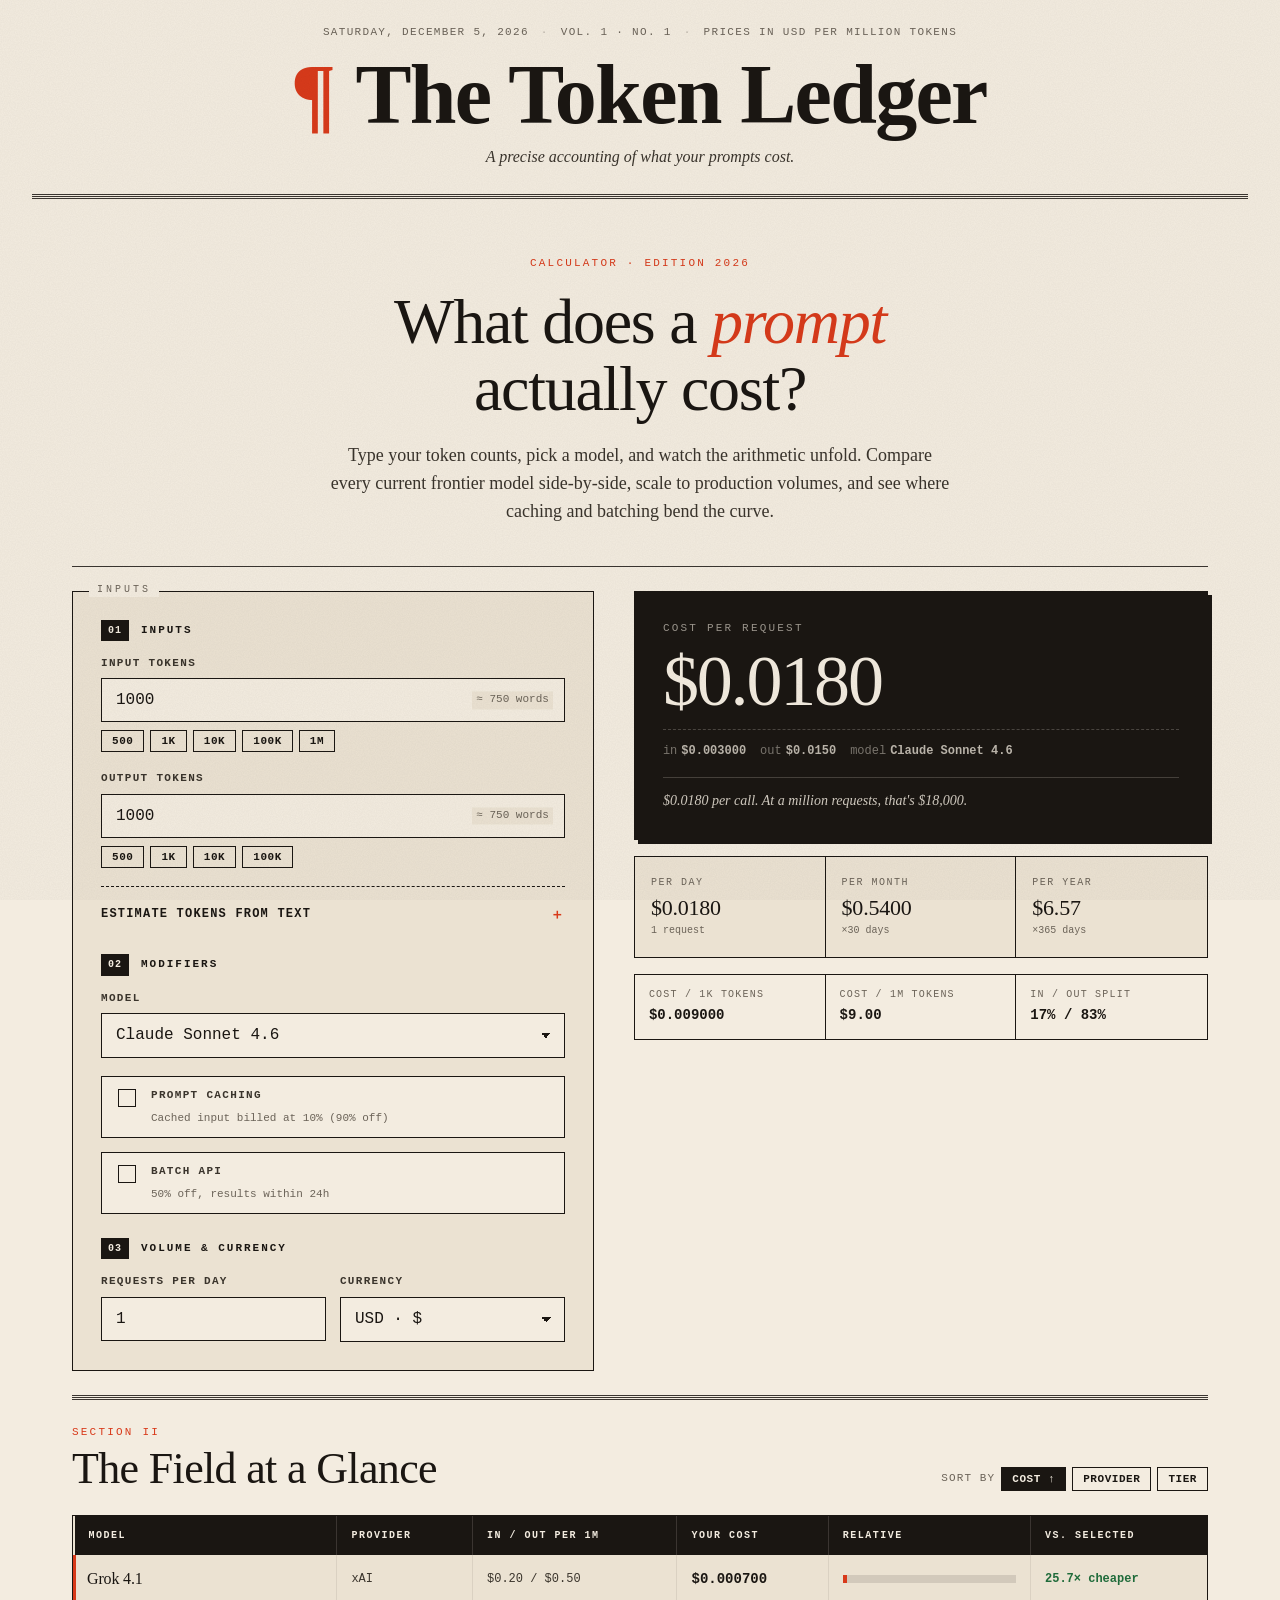
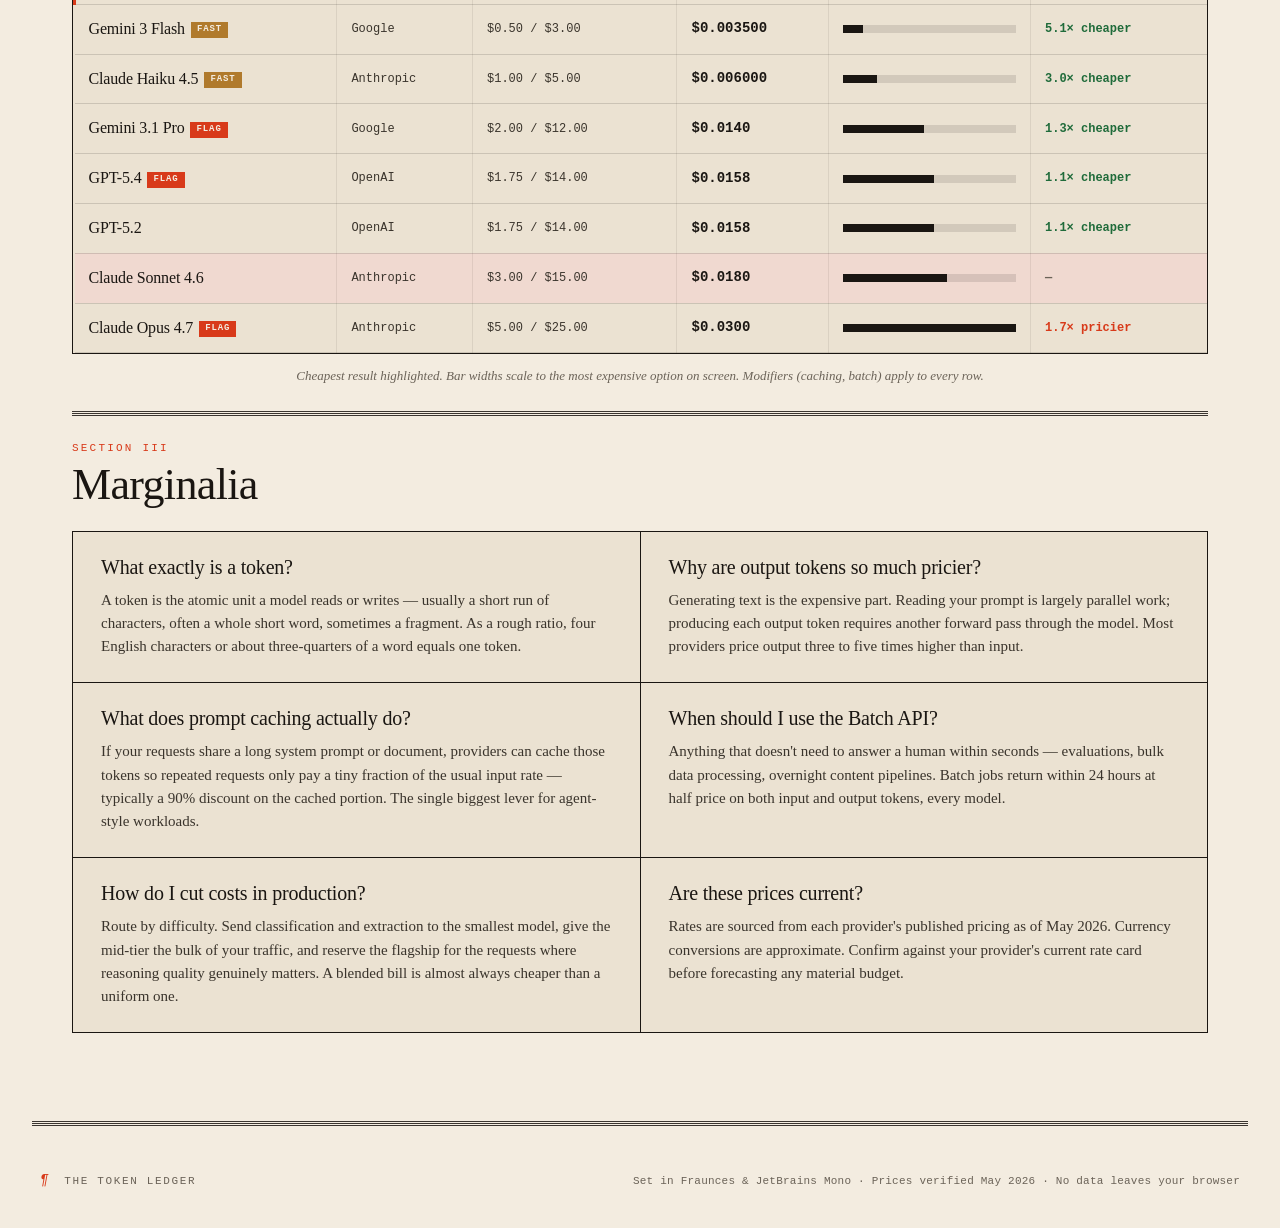
<file: index.html>
<!doctype html>
<html lang="en">
    <head>
        <meta charset="UTF-8" />
        <meta name="viewport" content="width=device-width, initial-scale=1.0" />
        <meta
            http-equiv="Content-Security-Policy"
            content="default-src 'self'; script-src 'self'; style-src 'self' 'unsafe-inline' https://fonts.googleapis.com; font-src https://fonts.gstatic.com; img-src 'self' data:; object-src 'none'; base-uri 'self'; form-action 'self'"
        />
        <title>The Token Ledger — AI API Cost Calculator (2026 Pricing)</title>
        <meta
            name="description"
            content="A precise calculator for AI API costs. Compare Claude, GPT, Gemini and Grok pricing across input, output, cached, and batched workloads. Updated for 2026."
        />
        <link rel="preconnect" href="https://fonts.googleapis.com" />
        <link rel="preconnect" href="https://fonts.gstatic.com" crossorigin />
        <link
            href="https://fonts.googleapis.com/css2?family=Fraunces:opsz,wght,SOFT,WONK@9..144,300..900,0..100,0..1&family=JetBrains+Mono:wght@300;400;500;600;700&display=swap"
            rel="stylesheet"
        />
        <link rel="stylesheet" href="./styles.css" />
    </head>
    <body>
        <div class="grain" aria-hidden="true"></div>

        <header class="masthead">
            <div class="masthead-inner">
                <div class="dateline">
                    <span id="todayDate">—</span>
                    <span class="sep">·</span>
                    <span>Vol. 1 · No. 1</span>
                    <span class="sep">·</span>
                    <span>Prices in USD per million tokens</span>
                </div>
                <div class="brand">
                    <span class="brand-mark">¶</span>
                    <span class="brand-name">The Token Ledger</span>
                </div>
                <div class="tagline">
                    A precise accounting of what your prompts cost.
                </div>
            </div>
            <div class="rule double"></div>
        </header>

        <main class="container">
            <!-- HERO -->
            <section class="hero">
                <div class="hero-eyebrow">Calculator · Edition 2026</div>
                <h1 class="hero-title">
                    What does a <em>prompt</em> actually&nbsp;cost?
                </h1>
                <p class="hero-lede">
                    Type your token counts, pick a model, and watch the
                    arithmetic unfold. Compare every current frontier model
                    side-by-side, scale to production volumes, and see where
                    caching and batching bend the curve.
                </p>
            </section>

            <div class="rule"></div>

            <!-- CALCULATOR -->
            <section class="calculator" aria-label="Cost calculator">
                <div class="calc-grid">
                    <!-- LEFT: Inputs -->
                    <div class="inputs">
                        <div class="section-label">
                            <span class="section-num">01</span>
                            <span>Inputs</span>
                        </div>

                        <div class="field">
                            <label for="inputTokens">Input tokens</label>
                            <div class="input-wrap">
                                <input
                                    type="number"
                                    id="inputTokens"
                                    value="1000"
                                    min="0"
                                    inputmode="numeric"
                                />
                                <div class="input-meta" id="inputMeta">
                                    ≈ 750 words
                                </div>
                            </div>
                            <div class="quick-set" data-target="inputTokens">
                                <button type="button" data-val="500">
                                    500
                                </button>
                                <button type="button" data-val="1000">
                                    1K
                                </button>
                                <button type="button" data-val="10000">
                                    10K
                                </button>
                                <button type="button" data-val="100000">
                                    100K
                                </button>
                                <button type="button" data-val="1000000">
                                    1M
                                </button>
                            </div>
                        </div>

                        <div class="field">
                            <label for="outputTokens">Output tokens</label>
                            <div class="input-wrap">
                                <input
                                    type="number"
                                    id="outputTokens"
                                    value="1000"
                                    min="0"
                                    inputmode="numeric"
                                />
                                <div class="input-meta" id="outputMeta">
                                    ≈ 750 words
                                </div>
                            </div>
                            <div class="quick-set" data-target="outputTokens">
                                <button type="button" data-val="500">
                                    500
                                </button>
                                <button type="button" data-val="1000">
                                    1K
                                </button>
                                <button type="button" data-val="10000">
                                    10K
                                </button>
                                <button type="button" data-val="100000">
                                    100K
                                </button>
                            </div>
                        </div>

                        <details class="estimator">
                            <summary>
                                <span>Estimate tokens from text</span>
                                <span class="chev">＋</span>
                            </summary>
                            <textarea
                                id="estimateText"
                                placeholder="Paste a prompt here. We'll roughly estimate tokens at ~4 characters per token."
                                rows="4"
                            ></textarea>
                            <div class="estimate-actions">
                                <span id="estimateOut" class="estimate-out">
                                    0 tokens
                                </span>
                                <button
                                    type="button"
                                    id="useAsInput"
                                    class="btn-mini"
                                >
                                    Use as input →
                                </button>
                                <button
                                    type="button"
                                    id="useAsOutput"
                                    class="btn-mini"
                                >
                                    Use as output →
                                </button>
                            </div>
                        </details>

                        <div class="section-label">
                            <span class="section-num">02</span>
                            <span>Modifiers</span>
                        </div>

                        <div class="field">
                            <label for="model">Model</label>
                            <select id="model"></select>
                        </div>

                        <div class="field toggle-row">
                            <div class="toggle">
                                <input type="checkbox" id="useCache" />
                                <label for="useCache">
                                    <span class="toggle-title">
                                        Prompt caching
                                    </span>
                                    <span class="toggle-sub">
                                        Cached input billed at 10% (90% off)
                                    </span>
                                </label>
                            </div>
                            <div class="cache-slider" id="cacheSlider">
                                <label for="cacheRatio">
                                    Cached portion of input:
                                    <strong id="cacheRatioVal">50%</strong>
                                </label>
                                <input
                                    type="range"
                                    id="cacheRatio"
                                    min="0"
                                    max="100"
                                    value="50"
                                />
                            </div>
                        </div>

                        <div class="field toggle-row">
                            <div class="toggle">
                                <input type="checkbox" id="useBatch" />
                                <label for="useBatch">
                                    <span class="toggle-title">
                                        Batch API
                                    </span>
                                    <span class="toggle-sub">
                                        50% off, results within 24h
                                    </span>
                                </label>
                            </div>
                        </div>

                        <div class="section-label">
                            <span class="section-num">03</span>
                            <span>Volume &amp; currency</span>
                        </div>

                        <div class="field-row">
                            <div class="field">
                                <label for="requests">
                                    Requests per day
                                </label>
                                <input
                                    type="number"
                                    id="requests"
                                    value="1"
                                    min="0"
                                />
                            </div>
                            <div class="field">
                                <label for="currency">Currency</label>
                                <select id="currency">
                                    <option value="USD">USD · $</option>
                                    <option value="EUR">EUR · €</option>
                                    <option value="GBP">GBP · £</option>
                                    <option value="INR">INR · ₹</option>
                                    <option value="PKR">PKR · ₨</option>
                                    <option value="JPY">JPY · ¥</option>
                                </select>
                            </div>
                        </div>
                    </div>

                    <!-- RIGHT: Output -->
                    <div class="results">
                        <div class="result-card primary">
                            <div class="card-eyebrow">Cost per request</div>
                            <div class="result-amount" id="result">
                                $0.000000
                            </div>
                            <div class="result-breakdown" id="breakdown">
                                <span>—</span>
                            </div>
                            <div class="insight" id="insight"></div>
                        </div>

                        <div class="volume-grid">
                            <div class="volume-card">
                                <div class="vol-label">Per day</div>
                                <div class="vol-value" id="perDay">—</div>
                                <div class="vol-meta" id="perDayMeta">
                                    1 request
                                </div>
                            </div>
                            <div class="volume-card">
                                <div class="vol-label">Per month</div>
                                <div class="vol-value" id="perMonth">—</div>
                                <div class="vol-meta">×30 days</div>
                            </div>
                            <div class="volume-card">
                                <div class="vol-label">Per year</div>
                                <div class="vol-value" id="perYear">—</div>
                                <div class="vol-meta">×365 days</div>
                            </div>
                        </div>

                        <div class="rate-strip">
                            <div>
                                <span class="rs-label">Cost / 1K tokens</span>
                                <span class="rs-value" id="per1K">—</span>
                            </div>
                            <div>
                                <span class="rs-label">Cost / 1M tokens</span>
                                <span class="rs-value" id="per1M">—</span>
                            </div>
                            <div>
                                <span class="rs-label">In / Out split</span>
                                <span class="rs-value" id="splitPct">—</span>
                            </div>
                        </div>
                    </div>
                </div>
            </section>

            <div class="rule double"></div>

            <!-- COMPARISON -->
            <section class="comparison-section">
                <div class="section-head">
                    <div>
                        <div class="section-eyebrow">Section II</div>
                        <h2>The Field at a Glance</h2>
                    </div>
                    <div class="sort-controls">
                        <span>Sort by</span>
                        <button
                            type="button"
                            class="sort-btn active"
                            data-sort="cost"
                        >
                            Cost ↑
                        </button>
                        <button
                            type="button"
                            class="sort-btn"
                            data-sort="provider"
                        >
                            Provider
                        </button>
                        <button
                            type="button"
                            class="sort-btn"
                            data-sort="tier"
                        >
                            Tier
                        </button>
                    </div>
                </div>

                <div class="table-wrap">
                    <table class="ledger-table">
                        <thead>
                            <tr>
                                <th class="col-model">Model</th>
                                <th class="col-provider">Provider</th>
                                <th class="col-rate">In&nbsp;/&nbsp;Out per&nbsp;1M</th>
                                <th class="col-cost">Your cost</th>
                                <th class="col-bar">Relative</th>
                                <th class="col-delta">vs. selected</th>
                            </tr>
                        </thead>
                        <tbody id="comparison"></tbody>
                    </table>
                </div>

                <p class="table-footnote">
                    Cheapest result highlighted. Bar widths scale to the
                    most expensive option on screen. Modifiers (caching,
                    batch) apply to every row.
                </p>
            </section>

            <div class="rule double"></div>

            <!-- FAQ -->
            <section class="faq">
                <div class="section-head">
                    <div>
                        <div class="section-eyebrow">Section III</div>
                        <h2>Marginalia</h2>
                    </div>
                </div>

                <div class="faq-grid">
                    <article class="faq-item">
                        <h3>What exactly is a token?</h3>
                        <p>
                            A token is the atomic unit a model reads or
                            writes — usually a short run of characters, often
                            a whole short word, sometimes a fragment. As a
                            rough ratio, four English characters or about
                            three-quarters of a word equals one token.
                        </p>
                    </article>

                    <article class="faq-item">
                        <h3>Why are output tokens so much pricier?</h3>
                        <p>
                            Generating text is the expensive part. Reading
                            your prompt is largely parallel work; producing
                            each output token requires another forward pass
                            through the model. Most providers price output
                            three to five times higher than input.
                        </p>
                    </article>

                    <article class="faq-item">
                        <h3>What does prompt caching actually do?</h3>
                        <p>
                            If your requests share a long system prompt or
                            document, providers can cache those tokens so
                            repeated requests only pay a tiny fraction of the
                            usual input rate — typically a 90% discount on
                            the cached portion. The single biggest lever for
                            agent-style workloads.
                        </p>
                    </article>

                    <article class="faq-item">
                        <h3>When should I use the Batch API?</h3>
                        <p>
                            Anything that doesn't need to answer a human
                            within seconds — evaluations, bulk data
                            processing, overnight content pipelines. Batch
                            jobs return within 24 hours at half price on both
                            input and output tokens, every model.
                        </p>
                    </article>

                    <article class="faq-item">
                        <h3>How do I cut costs in production?</h3>
                        <p>
                            Route by difficulty. Send classification and
                            extraction to the smallest model, give the
                            mid-tier the bulk of your traffic, and reserve
                            the flagship for the requests where reasoning
                            quality genuinely matters. A blended bill is
                            almost always cheaper than a uniform one.
                        </p>
                    </article>

                    <article class="faq-item">
                        <h3>Are these prices current?</h3>
                        <p>
                            Rates are sourced from each provider's published
                            pricing as of May 2026. Currency conversions are
                            approximate. Confirm against your provider's
                            current rate card before forecasting any
                            material budget.
                        </p>
                    </article>
                </div>
            </section>
        </main>

        <footer class="colophon">
            <div class="rule double"></div>
            <div class="colophon-inner">
                <div>
                    <span class="brand-mark">¶</span>
                    <span>The Token Ledger</span>
                </div>
                <div class="colophon-meta">
                    Set in Fraunces &amp; JetBrains Mono · Prices verified
                    May 2026 · No data leaves your browser
                </div>
            </div>
        </footer>

        <script src="./app.js"></script>
    </body>
</html>
</file>
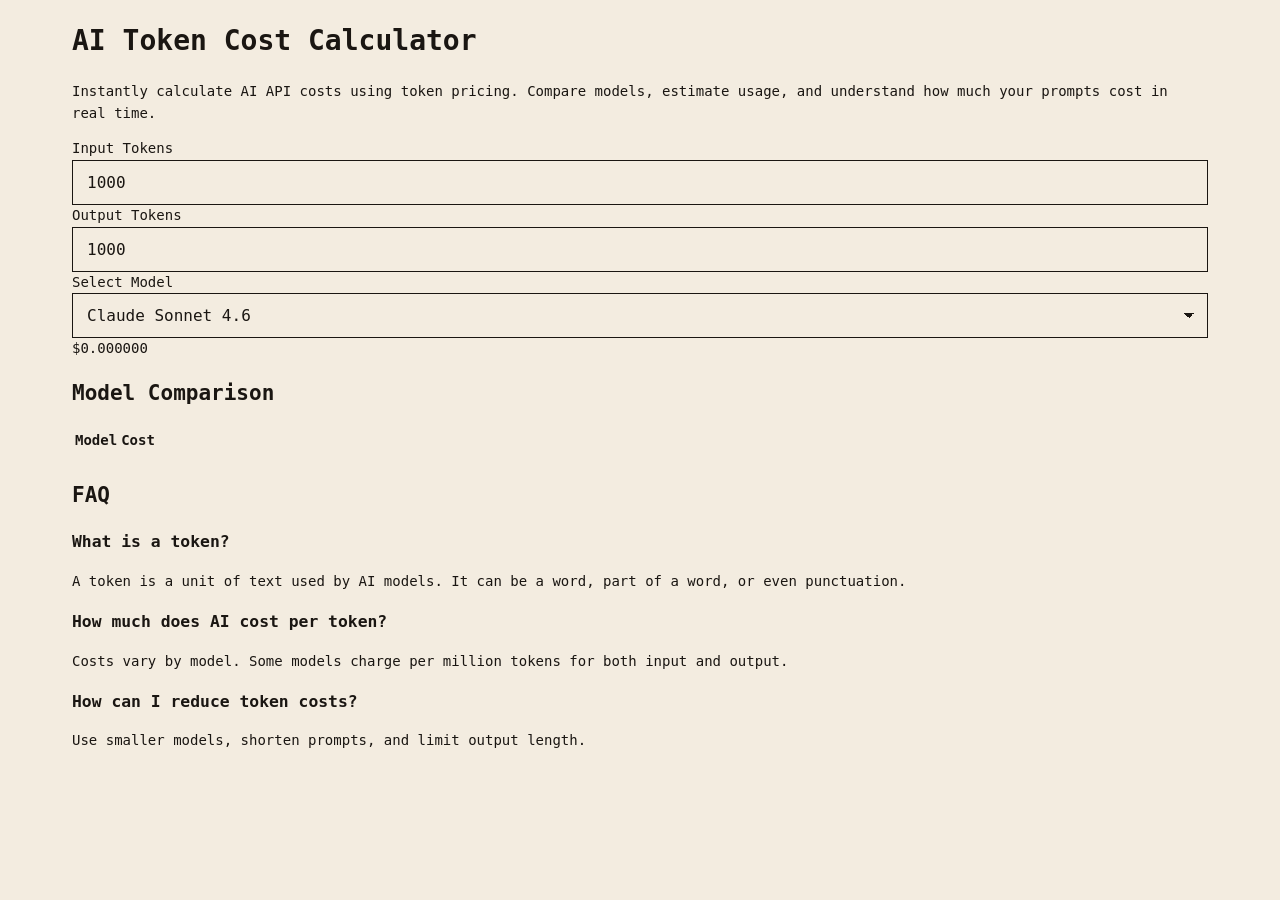
<file: home.html>
<!doctype html>
<html lang="en">
    <head>
        <meta charset="UTF-8" />
        <meta name="viewport" content="width=device-width, initial-scale=1.0" />
        <meta
            http-equiv="Content-Security-Policy"
            content="default-src 'self'; script-src 'self'; style-src 'self'; img-src 'self' data:; object-src 'none'; base-uri 'self'; form-action 'self'"
        />
        <title>AI Token Cost Calculator (Free & Instant)</title>
        <meta
            name="description"
            content="Calculate AI token costs instantly. Compare GPT models and estimate API pricing in seconds. Free, fast, and accurate."
        />
        <link rel="stylesheet" href="./styles.css" />
    </head>
    <body>
        <div class="container">
            <!-- SEO Header -->
            <h1>AI Token Cost Calculator</h1>
            <p>
                Instantly calculate AI API costs using token pricing. Compare
                models, estimate usage, and understand how much your prompts
                cost in real time.
            </p>

            <!-- Calculator -->
            <div class="card">
                <div class="grid">
                    <div>
                        <label>Input Tokens</label>
                        <input type="number" id="inputTokens" value="1000" />
                    </div>

                    <div>
                        <label>Output Tokens</label>
                        <input type="number" id="outputTokens" value="1000" />
                    </div>
                </div>

                <label class="field-label" for="model">Select Model</label>
                <select id="model">
                    <option value="gpt-4o">GPT-4o</option>
                    <option value="gpt-4o-mini">GPT-4o Mini</option>
                </select>

                <div class="result" id="result">$0.000000</div>

                <p id="insight"></p>
            </div>

            <!-- Comparison Table -->
            <div class="card">
                <h2>Model Comparison</h2>
                <table>
                    <thead>
                        <tr>
                            <th>Model</th>
                            <th>Cost</th>
                        </tr>
                    </thead>
                    <tbody id="comparison"></tbody>
                </table>
            </div>

            <!-- FAQ for SEO -->
            <div class="faq">
                <h2>FAQ</h2>

                <h3>What is a token?</h3>
                <p>
                    A token is a unit of text used by AI models. It can be a
                    word, part of a word, or even punctuation.
                </p>

                <h3>How much does AI cost per token?</h3>
                <p>
                    Costs vary by model. Some models charge per million tokens
                    for both input and output.
                </p>

                <h3>How can I reduce token costs?</h3>
                <p>
                    Use smaller models, shorten prompts, and limit output
                    length.
                </p>
            </div>
        </div>

        <script src="./app.js"></script>
    </body>
</html>
</file>
<file: styles.css>
/* =========================================================
   THE TOKEN LEDGER · stylesheet
   Aesthetic: editorial / financial-newspaper, cream + ink,
   accent red-orange, serif display + mono body numerals.
   ========================================================= */

:root {
    --paper: #f3ece0;
    --paper-2: #ebe2d2;
    --ink: #1a1612;
    --ink-soft: #3a342c;
    --ink-mute: #6b6358;
    --rule: #1a1612;
    --accent: #d83a1a;
    --accent-soft: #f0d9d0;
    --gold: #b07a2c;
    --good: #1f6b3a;

    --font-serif: "Fraunces", "Times New Roman", Georgia, serif;
    --font-mono: "JetBrains Mono", ui-monospace, "SF Mono", Menlo, monospace;

    --shadow-hard: 4px 4px 0 var(--ink);
    --shadow-soft: 0 1px 0 rgba(26, 22, 18, 0.08);
}

* {
    box-sizing: border-box;
}

html,
body {
    margin: 0;
    padding: 0;
}

body {
    background: var(--paper);
    color: var(--ink);
    font-family: var(--font-mono);
    font-size: 14px;
    line-height: 1.55;
    -webkit-font-smoothing: antialiased;
    text-rendering: optimizeLegibility;
    overflow-x: hidden;
}

/* Paper grain overlay */
.grain {
    position: fixed;
    inset: 0;
    pointer-events: none;
    z-index: 100;
    opacity: 0.35;
    mix-blend-mode: multiply;
    background-image: url("data:image/svg+xml;utf8,<svg xmlns='http://www.w3.org/2000/svg' width='200' height='200'><filter id='n'><feTurbulence type='fractalNoise' baseFrequency='0.85' numOctaves='2' stitchTiles='stitch'/><feColorMatrix values='0 0 0 0 0.1 0 0 0 0 0.09 0 0 0 0 0.07 0 0 0 0.18 0'/></filter><rect width='200' height='200' filter='url(%23n)'/></svg>");
}

/* ============ MASTHEAD ============ */
.masthead {
    padding: 24px 32px 0;
}
.masthead-inner {
    max-width: 1200px;
    margin: 0 auto;
}
.dateline {
    font-family: var(--font-mono);
    font-size: 11px;
    text-transform: uppercase;
    letter-spacing: 0.12em;
    color: var(--ink-mute);
    display: flex;
    gap: 12px;
    flex-wrap: wrap;
    justify-content: center;
    margin-bottom: 12px;
}
.sep {
    opacity: 0.4;
}
.brand {
    text-align: center;
    font-family: var(--font-serif);
    font-weight: 900;
    font-size: clamp(40px, 7vw, 84px);
    line-height: 1;
    letter-spacing: -0.02em;
    font-variation-settings:
        "opsz" 144,
        "SOFT" 0,
        "WONK" 1;
}
.brand-mark {
    color: var(--accent);
    font-style: italic;
    font-variation-settings:
        "opsz" 144,
        "SOFT" 100,
        "WONK" 1;
    margin-right: 4px;
}
.brand-name {
    color: var(--ink);
}
.tagline {
    text-align: center;
    font-family: var(--font-serif);
    font-style: italic;
    font-size: 16px;
    color: var(--ink-soft);
    margin-top: 8px;
    font-variation-settings: "opsz" 14;
}

/* ============ RULES ============ */
.rule {
    height: 1px;
    background: var(--rule);
    margin: 24px 0;
    opacity: 0.85;
}
.rule.double {
    height: 5px;
    border-top: 1px solid var(--rule);
    border-bottom: 1px solid var(--rule);
    background: transparent;
    position: relative;
}
.rule.double::after {
    content: "";
    position: absolute;
    inset: 1px 0;
    border-top: 1px solid var(--rule);
}

/* ============ CONTAINER ============ */
.container {
    max-width: 1200px;
    margin: 0 auto;
    padding: 0 32px 48px;
}

/* ============ HERO ============ */
.hero {
    padding: 32px 0 16px;
    text-align: center;
    max-width: 820px;
    margin: 0 auto;
}
.hero-eyebrow {
    font-family: var(--font-mono);
    font-size: 11px;
    text-transform: uppercase;
    letter-spacing: 0.2em;
    color: var(--accent);
    margin-bottom: 16px;
}
.hero-title {
    font-family: var(--font-serif);
    font-weight: 500;
    font-size: clamp(36px, 5.5vw, 64px);
    line-height: 1.05;
    letter-spacing: -0.02em;
    margin: 0 0 20px;
    font-variation-settings:
        "opsz" 144,
        "SOFT" 0;
}
.hero-title em {
    font-style: italic;
    color: var(--accent);
    font-weight: 400;
    font-variation-settings:
        "opsz" 144,
        "SOFT" 100,
        "WONK" 1;
}
.hero-lede {
    font-family: var(--font-serif);
    font-size: 18px;
    line-height: 1.55;
    color: var(--ink-soft);
    max-width: 620px;
    margin: 0 auto;
    font-variation-settings: "opsz" 18;
}

/* ============ SECTION LABELS ============ */
.section-label {
    display: flex;
    align-items: center;
    gap: 12px;
    margin: 24px 0 14px;
    font-family: var(--font-mono);
    font-size: 11px;
    text-transform: uppercase;
    letter-spacing: 0.18em;
    color: var(--ink);
    font-weight: 600;
}
.section-label:first-child {
    margin-top: 0;
}
.section-num {
    background: var(--ink);
    color: var(--paper);
    padding: 3px 7px;
    font-size: 10px;
    letter-spacing: 0.1em;
}

.section-head {
    display: flex;
    justify-content: space-between;
    align-items: flex-end;
    flex-wrap: wrap;
    gap: 16px;
    margin-bottom: 24px;
}
.section-eyebrow {
    font-family: var(--font-mono);
    font-size: 11px;
    text-transform: uppercase;
    letter-spacing: 0.2em;
    color: var(--accent);
    margin-bottom: 6px;
}
.section-head h2 {
    font-family: var(--font-serif);
    font-weight: 500;
    font-size: clamp(28px, 4vw, 44px);
    line-height: 1;
    letter-spacing: -0.015em;
    margin: 0;
    font-variation-settings: "opsz" 96;
}

/* ============ CALCULATOR GRID ============ */
.calc-grid {
    display: grid;
    grid-template-columns: 1fr 1.1fr;
    gap: 40px;
    align-items: start;
}

/* ============ INPUTS ============ */
.inputs {
    border: 1px solid var(--ink);
    background: var(--paper-2);
    padding: 28px;
    position: relative;
}
.inputs::before {
    content: "INPUTS";
    position: absolute;
    top: -10px;
    left: 16px;
    background: var(--paper);
    padding: 0 8px;
    font-size: 10px;
    letter-spacing: 0.3em;
    color: var(--ink-mute);
}

.field {
    margin-bottom: 18px;
}
.field-row {
    display: grid;
    grid-template-columns: 1fr 1fr;
    gap: 14px;
}
.field-row .field {
    margin-bottom: 0;
}

.field label,
.toggle label .toggle-title {
    display: block;
    font-family: var(--font-mono);
    font-size: 11px;
    text-transform: uppercase;
    letter-spacing: 0.12em;
    color: var(--ink-soft);
    margin-bottom: 6px;
    font-weight: 600;
}

.input-wrap {
    position: relative;
}
.input-meta {
    position: absolute;
    right: 12px;
    top: 50%;
    transform: translateY(-50%);
    font-family: var(--font-mono);
    font-size: 11px;
    color: var(--ink-mute);
    pointer-events: none;
    background: var(--paper-2);
    padding: 0 4px;
}

input[type="number"],
input[type="text"],
select,
textarea {
    width: 100%;
    background: var(--paper);
    border: 1px solid var(--ink);
    padding: 12px 14px;
    font-family: var(--font-mono);
    font-size: 16px;
    color: var(--ink);
    border-radius: 0;
    -webkit-appearance: none;
    appearance: none;
    transition: box-shadow 120ms ease, transform 120ms ease;
    font-variant-numeric: tabular-nums;
}
input[type="number"]:focus,
select:focus,
textarea:focus {
    outline: none;
    box-shadow: var(--shadow-hard);
    transform: translate(-2px, -2px);
}

select {
    background-image: linear-gradient(45deg, transparent 50%, var(--ink) 50%),
        linear-gradient(135deg, var(--ink) 50%, transparent 50%);
    background-position: calc(100% - 18px) 50%, calc(100% - 13px) 50%;
    background-size: 5px 5px;
    background-repeat: no-repeat;
    padding-right: 36px;
    cursor: pointer;
}

textarea {
    resize: vertical;
    font-family: var(--font-mono);
    font-size: 13px;
    line-height: 1.5;
    min-height: 80px;
}

/* Quick-set chips */
.quick-set {
    display: flex;
    gap: 6px;
    margin-top: 8px;
    flex-wrap: wrap;
}
.quick-set button {
    background: transparent;
    border: 1px solid var(--ink);
    padding: 4px 10px;
    font-family: var(--font-mono);
    font-size: 11px;
    font-weight: 600;
    color: var(--ink);
    cursor: pointer;
    letter-spacing: 0.05em;
    transition: all 100ms ease;
}
.quick-set button:hover {
    background: var(--ink);
    color: var(--paper);
}
.quick-set button:active {
    transform: translate(1px, 1px);
}

/* Estimator */
.estimator {
    margin-bottom: 20px;
    border-top: 1px dashed var(--ink);
    padding-top: 14px;
}
.estimator summary {
    cursor: pointer;
    display: flex;
    justify-content: space-between;
    font-family: var(--font-mono);
    font-size: 12px;
    text-transform: uppercase;
    letter-spacing: 0.1em;
    color: var(--ink);
    font-weight: 600;
    list-style: none;
    padding: 4px 0;
}
.estimator summary::-webkit-details-marker {
    display: none;
}
.estimator .chev {
    transition: transform 200ms ease;
    color: var(--accent);
    font-size: 14px;
}
.estimator[open] .chev {
    transform: rotate(45deg);
}
.estimator textarea {
    margin-top: 10px;
}
.estimate-actions {
    display: flex;
    gap: 8px;
    margin-top: 8px;
    align-items: center;
    flex-wrap: wrap;
}
.estimate-out {
    font-family: var(--font-mono);
    font-size: 13px;
    font-weight: 600;
    color: var(--accent);
    margin-right: auto;
}
.btn-mini {
    background: var(--ink);
    color: var(--paper);
    border: 1px solid var(--ink);
    padding: 5px 10px;
    font-family: var(--font-mono);
    font-size: 11px;
    font-weight: 600;
    cursor: pointer;
    letter-spacing: 0.05em;
}
.btn-mini:hover {
    background: var(--accent);
    border-color: var(--accent);
}

/* Toggles */
.toggle-row {
    margin-bottom: 14px;
}
.toggle {
    display: flex;
    align-items: flex-start;
    gap: 12px;
    cursor: pointer;
    padding: 10px 12px;
    border: 1px solid var(--ink);
    background: var(--paper);
    transition: background 120ms ease;
}
.toggle:hover {
    background: var(--accent-soft);
}
.toggle input[type="checkbox"] {
    appearance: none;
    -webkit-appearance: none;
    width: 18px;
    height: 18px;
    border: 1.5px solid var(--ink);
    background: var(--paper);
    cursor: pointer;
    flex-shrink: 0;
    margin-top: 2px;
    position: relative;
    transition: background 100ms ease;
}
.toggle input[type="checkbox"]:checked {
    background: var(--accent);
    border-color: var(--accent);
}
.toggle input[type="checkbox"]:checked::after {
    content: "✓";
    position: absolute;
    color: var(--paper);
    font-size: 14px;
    font-weight: 900;
    top: 50%;
    left: 50%;
    transform: translate(-50%, -55%);
}
.toggle label {
    margin: 0;
    cursor: pointer;
    flex: 1;
}
.toggle .toggle-title {
    margin-bottom: 2px;
}
.toggle-sub {
    font-family: var(--font-mono);
    font-size: 11px;
    color: var(--ink-mute);
    text-transform: none;
    letter-spacing: 0;
    font-weight: 400;
    display: block;
}

.cache-slider {
    max-height: 0;
    overflow: hidden;
    transition: max-height 250ms ease, padding 250ms ease, margin 250ms ease;
    padding: 0 12px;
    border-left: 2px solid var(--accent);
    margin-left: 8px;
    margin-top: 0;
}
.cache-slider.active {
    max-height: 80px;
    padding: 10px 12px;
    margin-top: 8px;
}
.cache-slider label {
    font-family: var(--font-mono);
    font-size: 11px;
    color: var(--ink-soft);
    display: block;
    margin-bottom: 6px;
    text-transform: none;
    letter-spacing: 0;
}
.cache-slider strong {
    color: var(--accent);
    font-weight: 700;
}
.cache-slider input[type="range"] {
    width: 100%;
    -webkit-appearance: none;
    appearance: none;
    height: 4px;
    background: var(--ink);
    outline: none;
}
.cache-slider input[type="range"]::-webkit-slider-thumb {
    -webkit-appearance: none;
    width: 14px;
    height: 14px;
    background: var(--accent);
    border: 2px solid var(--ink);
    cursor: pointer;
}
.cache-slider input[type="range"]::-moz-range-thumb {
    width: 14px;
    height: 14px;
    background: var(--accent);
    border: 2px solid var(--ink);
    cursor: pointer;
    border-radius: 0;
}

/* ============ RESULTS ============ */
.results {
    display: flex;
    flex-direction: column;
    gap: 16px;
}

.result-card {
    border: 1px solid var(--ink);
    padding: 28px;
    background: var(--paper-2);
    position: relative;
}
.result-card.primary {
    background: var(--ink);
    color: var(--paper);
    box-shadow: var(--shadow-hard);
}
.card-eyebrow {
    font-family: var(--font-mono);
    font-size: 11px;
    text-transform: uppercase;
    letter-spacing: 0.2em;
    opacity: 0.6;
    margin-bottom: 8px;
}
.result-amount {
    font-family: var(--font-serif);
    font-weight: 500;
    font-size: clamp(40px, 7vw, 72px);
    line-height: 1;
    letter-spacing: -0.03em;
    color: var(--paper);
    font-variant-numeric: tabular-nums;
    font-variation-settings: "opsz" 144;
    margin: 4px 0 12px;
    transition: color 200ms ease;
}
.result-amount.flash {
    color: var(--accent);
}
.result-breakdown {
    font-family: var(--font-mono);
    font-size: 12px;
    opacity: 0.75;
    display: flex;
    gap: 14px;
    flex-wrap: wrap;
    padding-top: 12px;
    border-top: 1px dashed rgba(243, 236, 224, 0.3);
}
.result-breakdown .bd-item {
    display: flex;
    gap: 4px;
}
.result-breakdown .bd-label {
    opacity: 0.6;
}
.result-breakdown .bd-value {
    font-weight: 600;
    color: var(--paper);
}
.insight {
    margin-top: 16px;
    font-family: var(--font-serif);
    font-style: italic;
    font-size: 14px;
    line-height: 1.5;
    color: rgba(243, 236, 224, 0.85);
    padding-top: 12px;
    border-top: 1px solid rgba(243, 236, 224, 0.2);
    min-height: 1.5em;
    font-variation-settings: "opsz" 14;
}

/* Volume grid */
.volume-grid {
    display: grid;
    grid-template-columns: repeat(3, 1fr);
    gap: 0;
    border: 1px solid var(--ink);
    background: var(--paper-2);
}
.volume-card {
    padding: 18px 16px;
    border-right: 1px solid var(--ink);
    text-align: left;
}
.volume-card:last-child {
    border-right: none;
}
.vol-label {
    font-family: var(--font-mono);
    font-size: 10px;
    text-transform: uppercase;
    letter-spacing: 0.15em;
    color: var(--ink-mute);
    margin-bottom: 6px;
}
.vol-value {
    font-family: var(--font-serif);
    font-size: 22px;
    font-weight: 500;
    color: var(--ink);
    line-height: 1.1;
    font-variant-numeric: tabular-nums;
    letter-spacing: -0.01em;
    font-variation-settings: "opsz" 36;
}
.vol-meta {
    font-family: var(--font-mono);
    font-size: 10px;
    color: var(--ink-mute);
    margin-top: 3px;
}

/* Rate strip */
.rate-strip {
    display: grid;
    grid-template-columns: repeat(3, 1fr);
    border: 1px solid var(--ink);
    background: var(--paper);
}
.rate-strip > div {
    padding: 12px 14px;
    border-right: 1px solid var(--ink);
}
.rate-strip > div:last-child {
    border-right: none;
}
.rs-label {
    display: block;
    font-family: var(--font-mono);
    font-size: 10px;
    text-transform: uppercase;
    letter-spacing: 0.12em;
    color: var(--ink-mute);
    margin-bottom: 3px;
}
.rs-value {
    display: block;
    font-family: var(--font-mono);
    font-size: 14px;
    font-weight: 600;
    color: var(--ink);
    font-variant-numeric: tabular-nums;
}

/* ============ COMPARISON TABLE ============ */
.comparison-section {
    margin-top: 24px;
}
.sort-controls {
    display: flex;
    gap: 6px;
    align-items: center;
    font-family: var(--font-mono);
    font-size: 11px;
    text-transform: uppercase;
    letter-spacing: 0.1em;
    color: var(--ink-mute);
}
.sort-btn {
    background: transparent;
    border: 1px solid var(--ink);
    padding: 5px 10px;
    font-family: var(--font-mono);
    font-size: 11px;
    font-weight: 600;
    color: var(--ink);
    cursor: pointer;
    letter-spacing: 0.05em;
    text-transform: uppercase;
}
.sort-btn:hover {
    background: var(--accent-soft);
}
.sort-btn.active {
    background: var(--ink);
    color: var(--paper);
}

.table-wrap {
    border: 1px solid var(--ink);
    overflow-x: auto;
    background: var(--paper-2);
}

.ledger-table {
    width: 100%;
    border-collapse: collapse;
    font-family: var(--font-mono);
    font-size: 13px;
    min-width: 720px;
}
.ledger-table thead {
    background: var(--ink);
    color: var(--paper);
}
.ledger-table th {
    text-align: left;
    padding: 12px 14px;
    font-size: 10px;
    text-transform: uppercase;
    letter-spacing: 0.15em;
    font-weight: 600;
    border-right: 1px solid rgba(243, 236, 224, 0.15);
}
.ledger-table th:last-child {
    border-right: none;
}
.ledger-table td {
    padding: 12px 14px;
    border-bottom: 1px solid rgba(26, 22, 18, 0.15);
    border-right: 1px solid rgba(26, 22, 18, 0.08);
    font-variant-numeric: tabular-nums;
    vertical-align: middle;
}
.ledger-table td:last-child {
    border-right: none;
}
.ledger-table tbody tr {
    transition: background 120ms ease;
}
.ledger-table tbody tr:hover {
    background: var(--paper);
}
.ledger-table tbody tr.selected {
    background: var(--accent-soft);
}
.ledger-table tbody tr.cheapest td:first-child {
    border-left: 3px solid var(--accent);
    padding-left: 11px;
}

.model-name {
    font-family: var(--font-serif);
    font-weight: 500;
    font-size: 16px;
    color: var(--ink);
    font-variation-settings: "opsz" 24;
    letter-spacing: -0.01em;
}
.model-tag {
    display: inline-block;
    font-family: var(--font-mono);
    font-size: 9px;
    text-transform: uppercase;
    letter-spacing: 0.1em;
    padding: 1px 6px;
    margin-left: 6px;
    background: var(--ink);
    color: var(--paper);
    font-weight: 600;
    vertical-align: middle;
}
.model-tag.flag {
    background: var(--accent);
}
.model-tag.fast {
    background: var(--gold);
}
.provider-cell {
    font-size: 12px;
    color: var(--ink-soft);
}
.rate-cell {
    font-size: 12px;
    color: var(--ink-soft);
}
.cost-cell {
    font-weight: 700;
    font-size: 14px;
    color: var(--ink);
}
.bar-cell {
    min-width: 140px;
}
.bar {
    height: 8px;
    background: rgba(26, 22, 18, 0.12);
    position: relative;
    overflow: hidden;
}
.bar-fill {
    height: 100%;
    background: var(--ink);
    transition: width 350ms cubic-bezier(0.2, 0.7, 0.2, 1);
}
tr.cheapest .bar-fill {
    background: var(--accent);
}
.delta-cell {
    font-weight: 600;
    font-size: 12px;
}
.delta-cell.cheaper {
    color: var(--good);
}
.delta-cell.pricier {
    color: var(--accent);
}
.delta-cell.same {
    color: var(--ink-mute);
}

.table-footnote {
    font-family: var(--font-serif);
    font-style: italic;
    font-size: 13px;
    color: var(--ink-mute);
    margin-top: 12px;
    text-align: center;
    font-variation-settings: "opsz" 14;
}

/* ============ FAQ ============ */
.faq {
    margin-top: 24px;
}
.faq-grid {
    display: grid;
    grid-template-columns: repeat(2, 1fr);
    gap: 0;
    border-top: 1px solid var(--ink);
    border-left: 1px solid var(--ink);
}
.faq-item {
    padding: 24px 28px;
    border-right: 1px solid var(--ink);
    border-bottom: 1px solid var(--ink);
    background: var(--paper-2);
    transition: background 150ms ease;
}
.faq-item:hover {
    background: var(--paper);
}
.faq-item h3 {
    font-family: var(--font-serif);
    font-weight: 500;
    font-size: 20px;
    line-height: 1.15;
    margin: 0 0 10px;
    letter-spacing: -0.01em;
    color: var(--ink);
    font-variation-settings: "opsz" 24;
}
.faq-item p {
    font-family: var(--font-serif);
    font-size: 15px;
    line-height: 1.55;
    color: var(--ink-soft);
    margin: 0;
    font-variation-settings: "opsz" 14;
}

/* ============ COLOPHON ============ */
.colophon {
    margin-top: 40px;
    padding: 0 32px 32px;
}
.colophon-inner {
    max-width: 1200px;
    margin: 0 auto;
    padding-top: 20px;
    display: flex;
    justify-content: space-between;
    align-items: center;
    font-family: var(--font-mono);
    font-size: 11px;
    text-transform: uppercase;
    letter-spacing: 0.15em;
    color: var(--ink-mute);
    flex-wrap: wrap;
    gap: 12px;
}
.colophon-inner .brand-mark {
    font-size: 14px;
    color: var(--accent);
    margin-right: 6px;
}
.colophon-meta {
    text-transform: none;
    letter-spacing: 0.02em;
    font-size: 11px;
}

/* ============ RESPONSIVE ============ */
@media (max-width: 880px) {
    .calc-grid {
        grid-template-columns: 1fr;
        gap: 28px;
    }
    .faq-grid {
        grid-template-columns: 1fr;
    }
    .container,
    .masthead,
    .colophon {
        padding-left: 18px;
        padding-right: 18px;
    }
    .inputs {
        padding: 20px;
    }
    .result-card {
        padding: 22px;
    }
    .volume-grid {
        grid-template-columns: 1fr;
    }
    .volume-card {
        border-right: none;
        border-bottom: 1px solid var(--ink);
    }
    .volume-card:last-child {
        border-bottom: none;
    }
    .rate-strip {
        grid-template-columns: 1fr;
    }
    .rate-strip > div {
        border-right: none;
        border-bottom: 1px solid var(--ink);
    }
    .rate-strip > div:last-child {
        border-bottom: none;
    }
    .section-head {
        align-items: flex-start;
    }
}

@media (max-width: 480px) {
    .field-row {
        grid-template-columns: 1fr;
    }
    .dateline {
        font-size: 10px;
        gap: 8px;
    }
    .tagline {
        font-size: 14px;
    }
    .hero-lede {
        font-size: 16px;
    }
}

/* ============ ANIMATION ============ */
@keyframes flashIn {
    0% {
        opacity: 0;
        transform: translateY(4px);
    }
    100% {
        opacity: 1;
        transform: translateY(0);
    }
}
.result-amount,
.vol-value {
    animation: flashIn 200ms ease;
}

/* Accessibility */
@media (prefers-reduced-motion: reduce) {
    *,
    *::before,
    *::after {
        animation-duration: 0.01ms !important;
        transition-duration: 0.01ms !important;
    }
}
</file>
